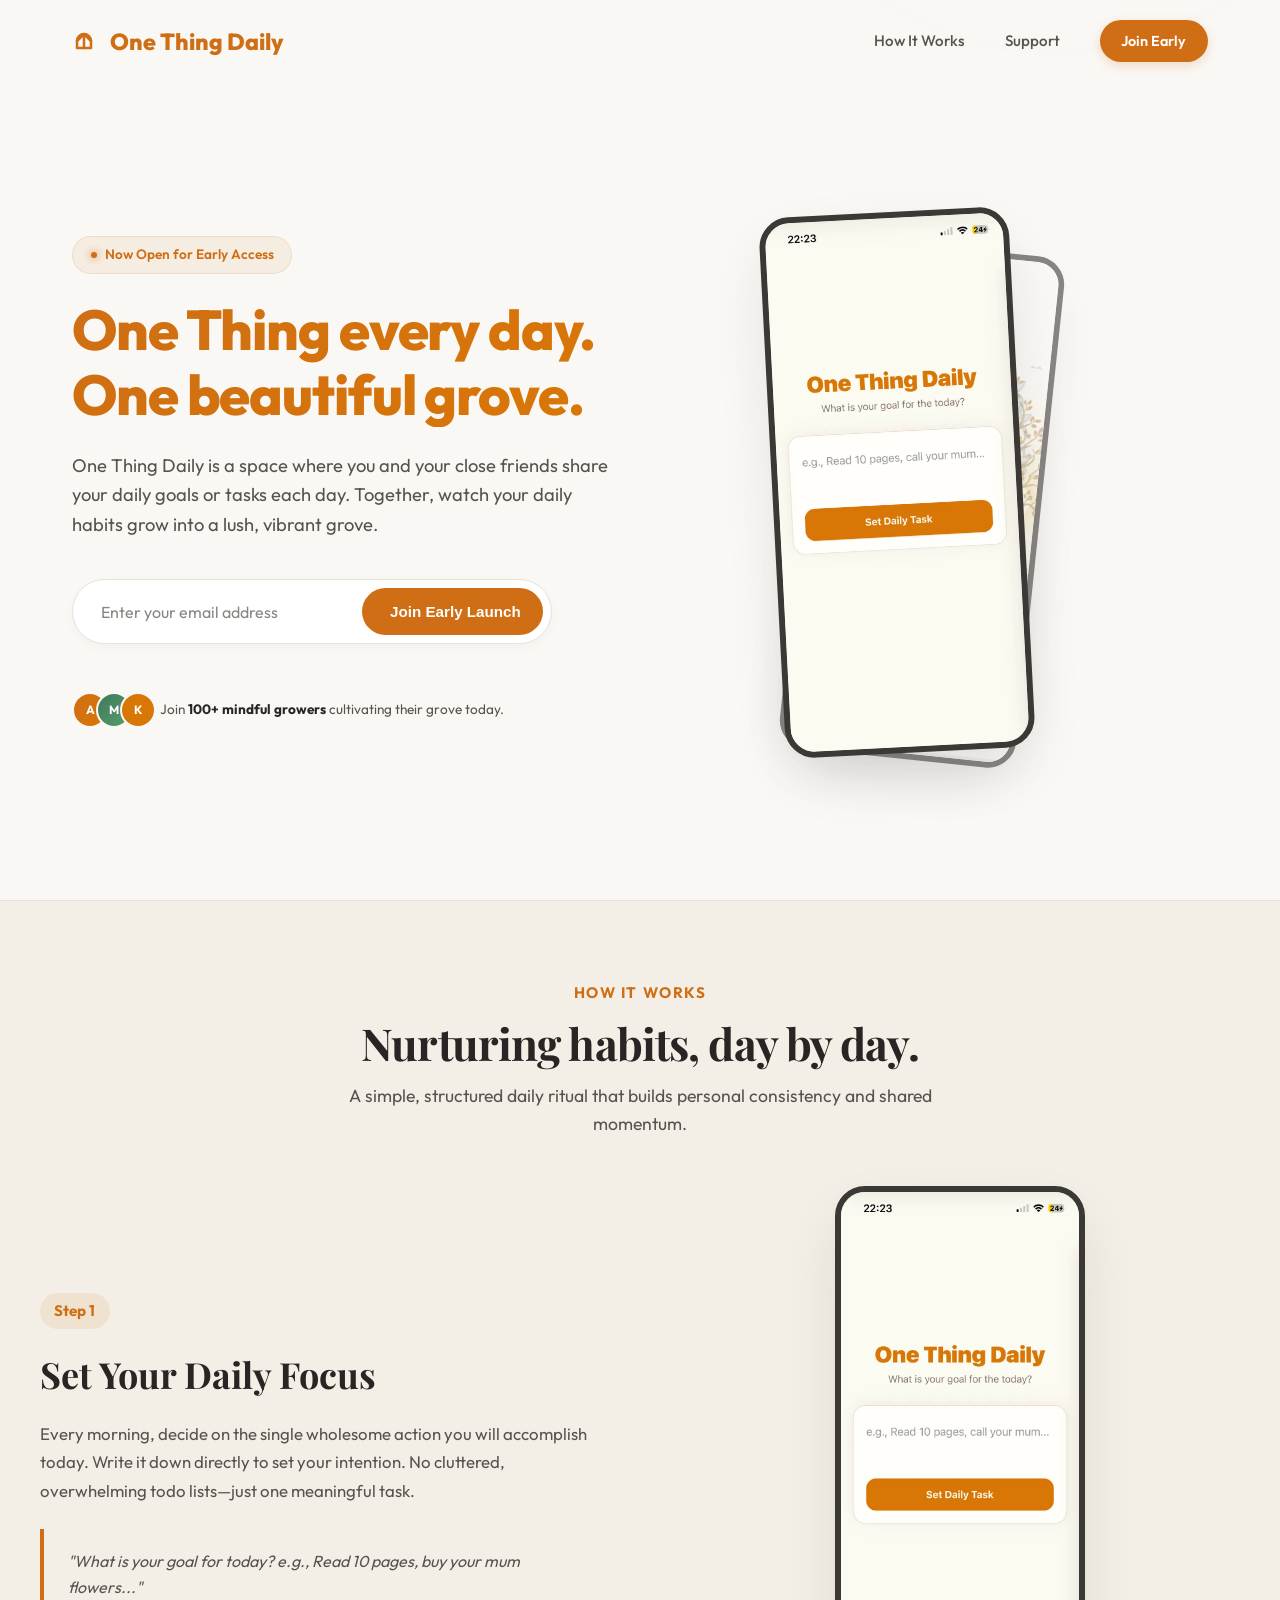
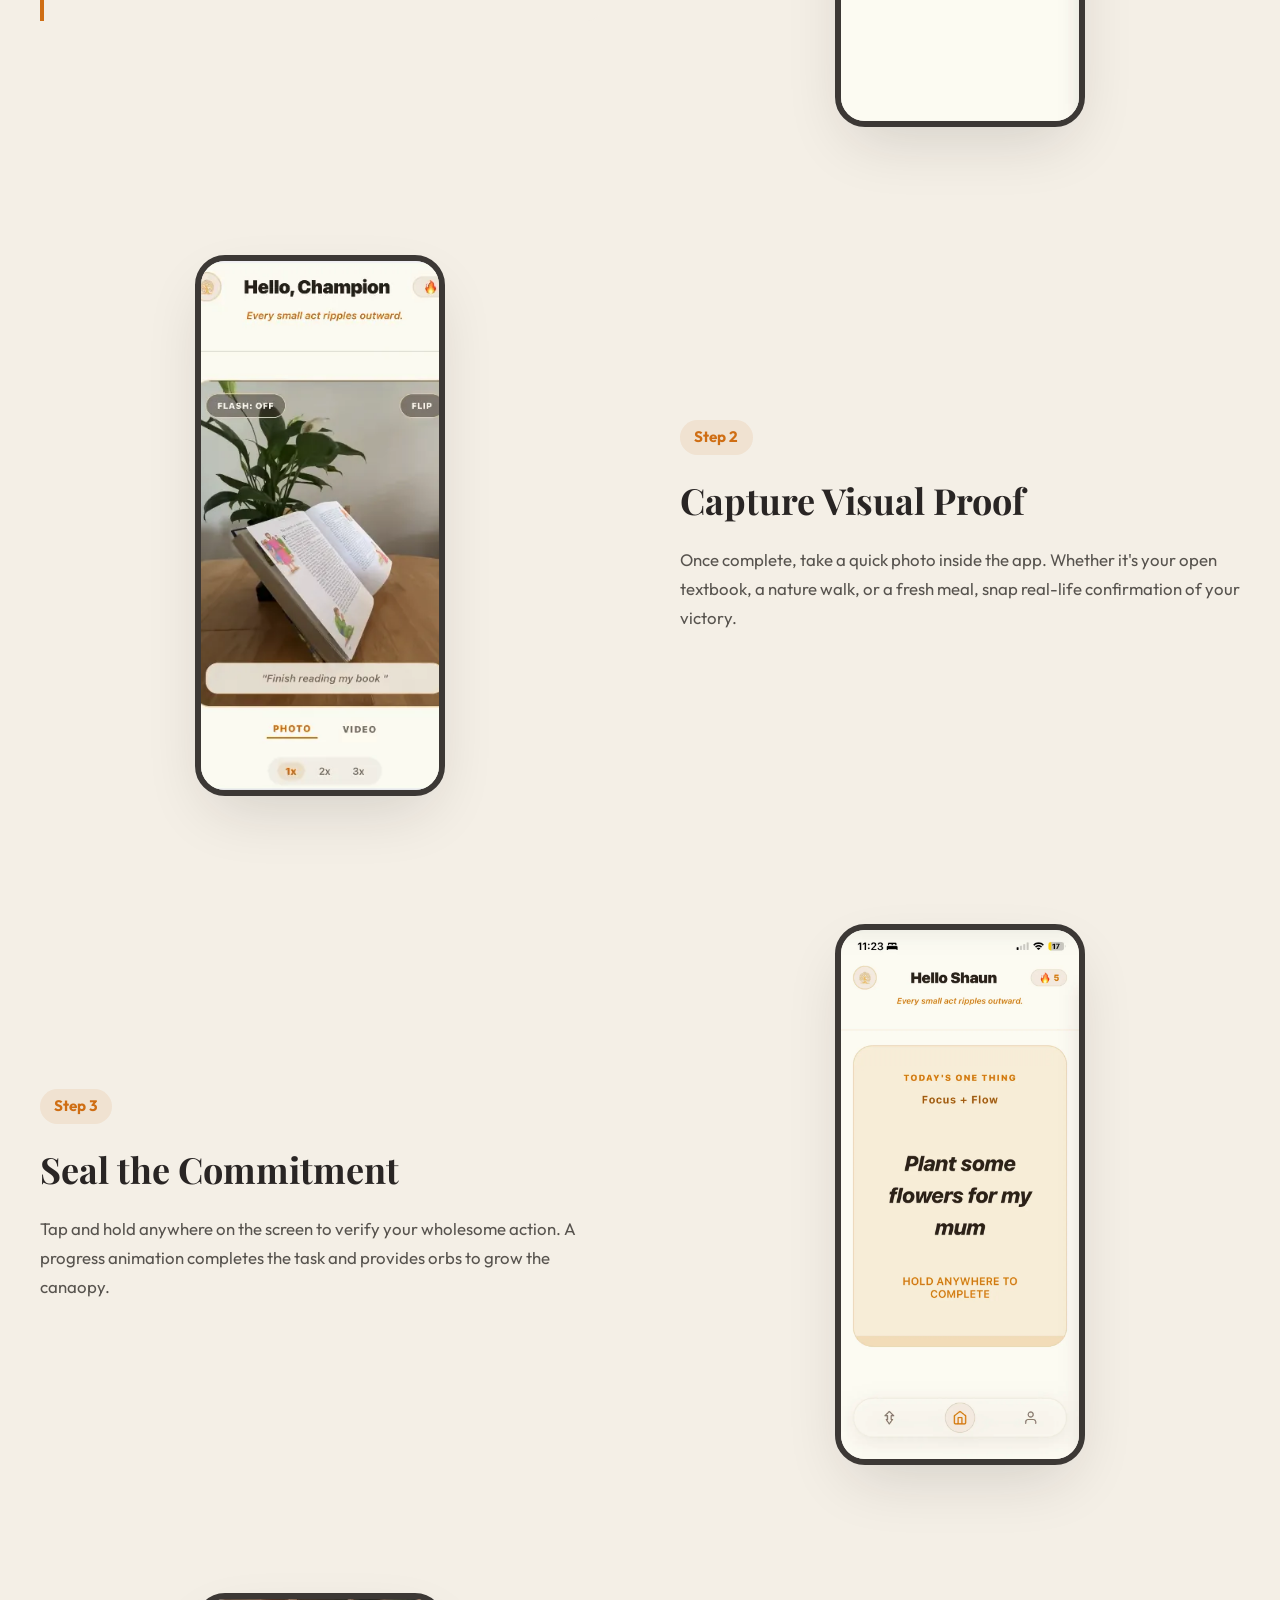
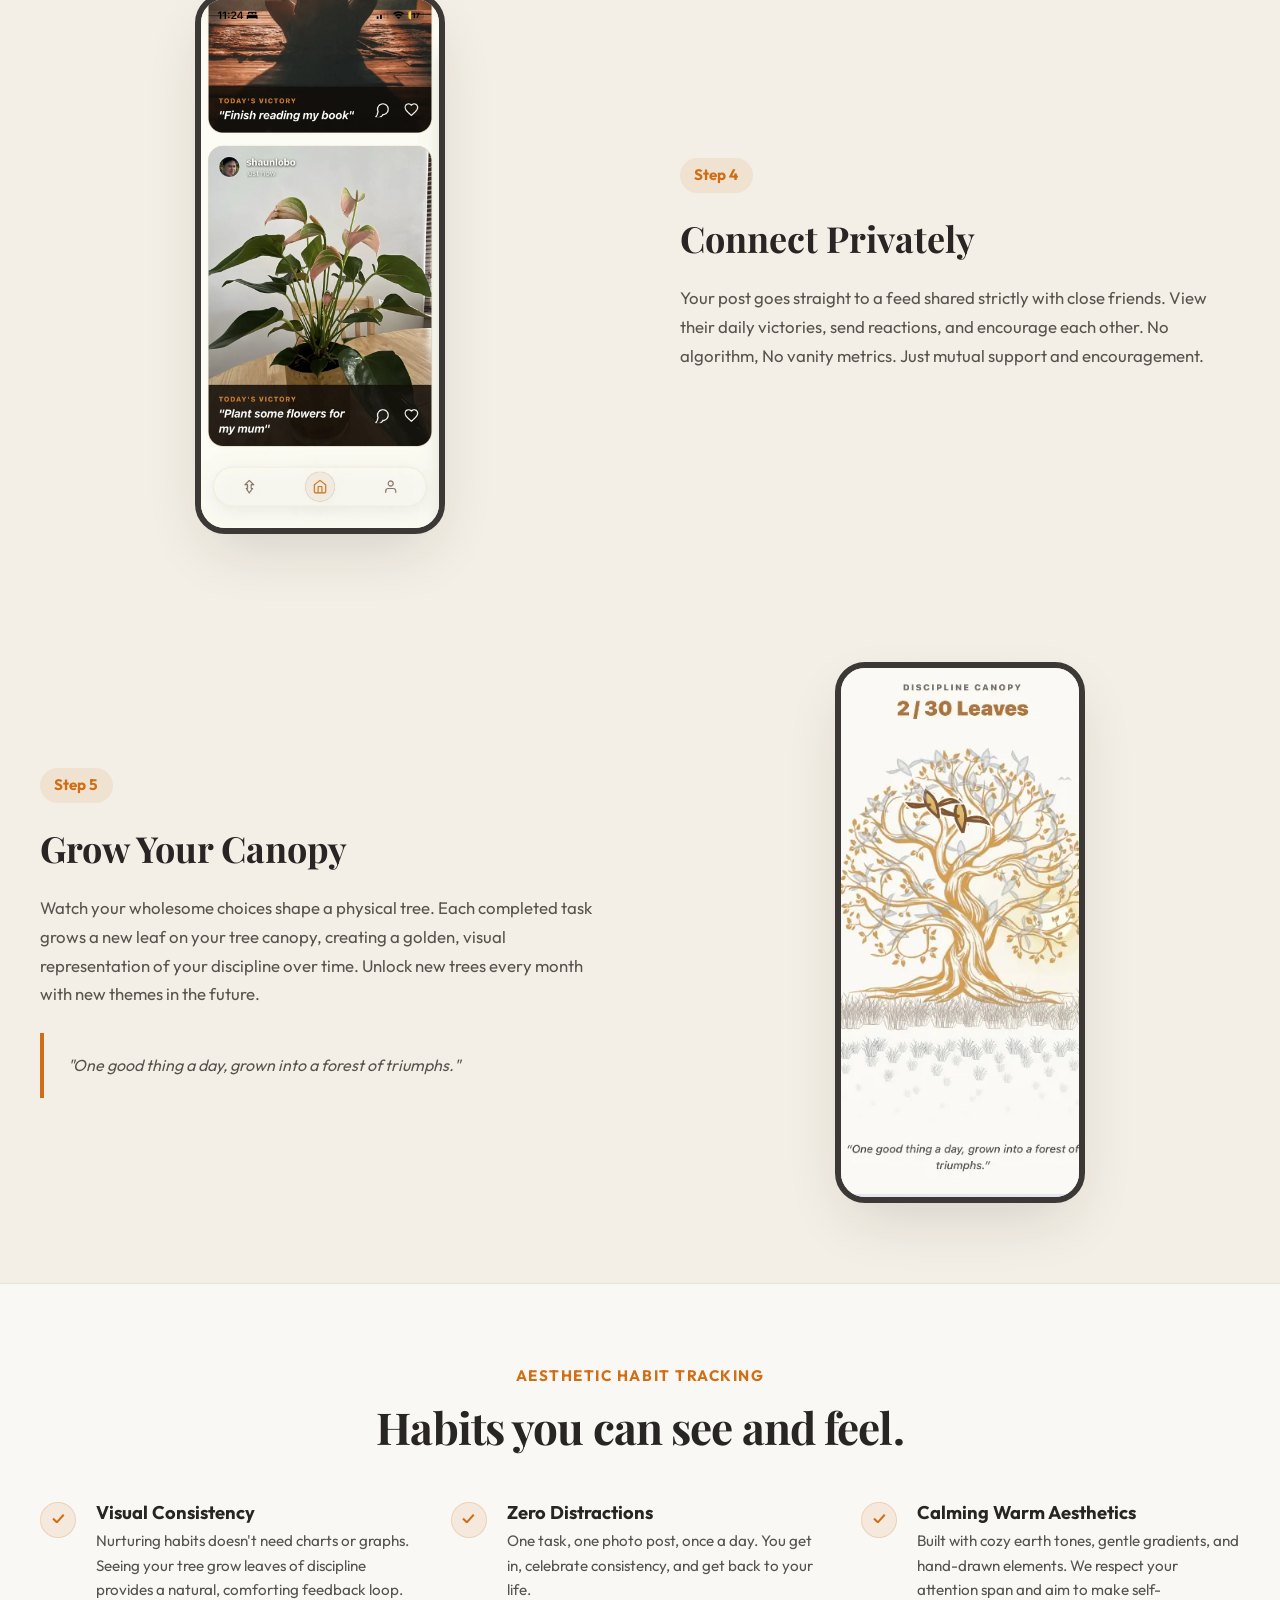
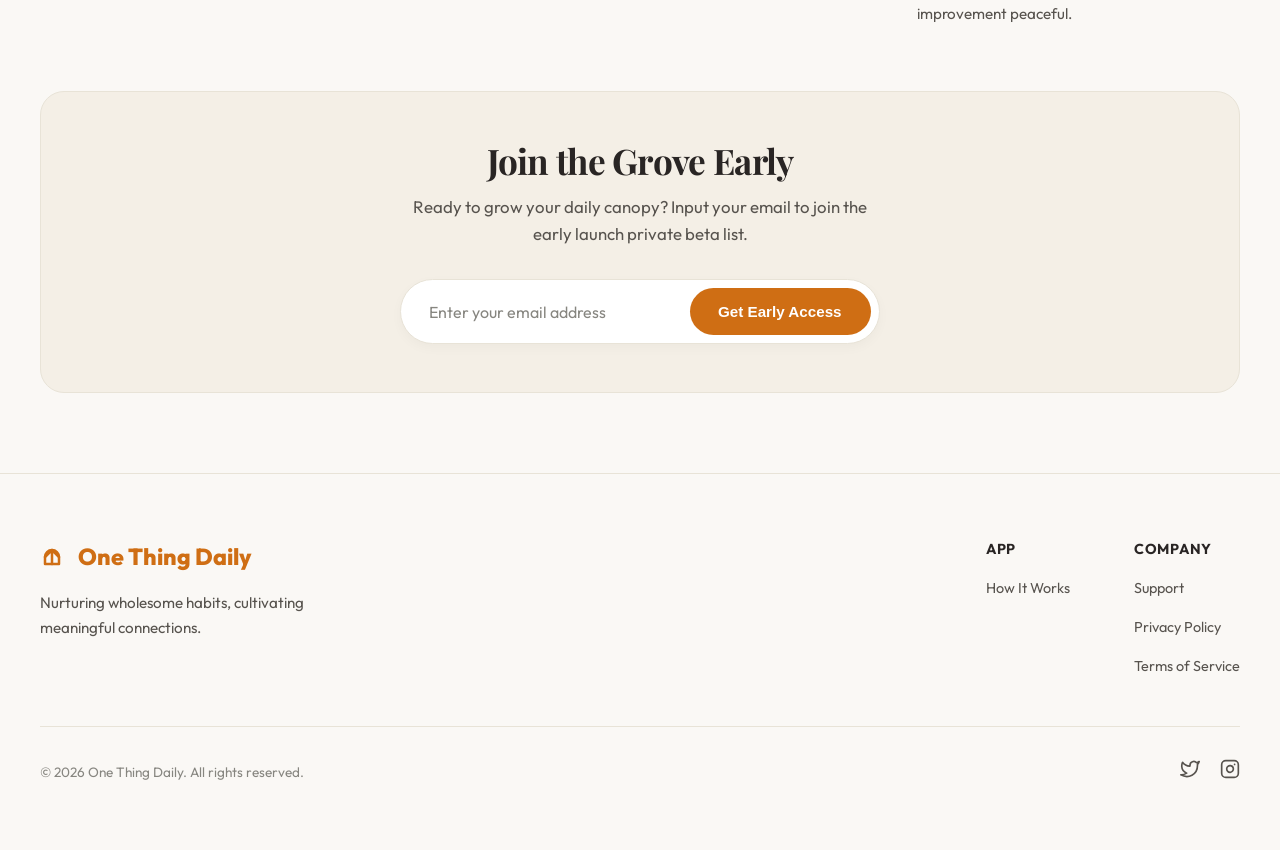
<file: index.html>
<!DOCTYPE html>
<html lang="en">

<head>
  <meta charset="UTF-8">
  <meta name="viewport" content="width=device-width, initial-scale=1.0">
  <title>One Thing Daily — Grow a digital canopy through daily wholesome habits</title>
  <meta name="description"
    content="A private social feed to share proof of doing one wholesome task a day. Build habits and grow a beautiful, hand-drawn tree canopy with close friends.">
  <link rel="preconnect" href="https://fonts.googleapis.com">
  <link rel="preconnect" href="https://fonts.gstatic.com" crossorigin>
  <link
    href="https://fonts.googleapis.com/css2?family=Outfit:wght@300;400;500;600;700;800&family=Playfair+Display:ital,wght@0,600;0,700;0,800;1,600&display=swap"
    rel="stylesheet">
  <link rel="preload" as="image" href="assets/first-screen.webp" fetchpriority="high">
  <link rel="stylesheet" href="style.css?v=4">
</head>

<body>

  <!-- Header -->
  <header class="header">
    <div class="nav-container">
      <a href="#" class="logo">
        <svg xmlns="http://www.w3.org/2000/svg" width="24" height="24" viewBox="0 0 24 24" fill="none"
          stroke="currentColor" stroke-width="2.5" stroke-linecap="round" stroke-linejoin="round"
          style="margin-right: 2px;">
          <path d="M12 19V5M5 12l7-7 7 7" />
          <path d="M12 5a7 7 0 0 1 7 7v7H5v-7a7 7 0 0 1 7-7z" />
        </svg>
        <span>One Thing Daily</span>
      </a>
      <nav class="nav-links">
        <a href="#how-it-works" class="nav-link">How It Works</a>
        <a href="support.html" class="nav-link">Support</a>
        <a href="#join" class="btn-nav">Join Early</a>
      </nav>
    </div>
  </header>

  <!-- Floating Join Early Button (Appears on Scroll) -->
  <a href="#join" class="btn-floating-join" id="floating-join-btn">Join Early</a>

  <main>
    <!-- Hero Section -->
    <section class="hero">
      <div class="hero-grid">
        <div class="hero-content">
          <div class="badge">
            <span class="badge-dot"></span>
            <span>Now Open for Early Access</span>
          </div>
          <h1 class="hero-title gradient-text">One Thing every day.<br>One beautiful grove.</h1>
          <p class="hero-description">
            One Thing Daily is a space where you and your close friends share your daily goals or tasks
            each day. Together, watch your daily habits grow into a lush, vibrant grove.
          </p>

          <div class="signup-form-container">
            <form class="signup-form" id="hero-signup-form">
              <input type="email" class="signup-input" placeholder="Enter your email address" required
                aria-label="Email Address">
              <button type="submit" class="btn-primary">
                <span>Join Early Launch</span>
                <svg xmlns="http://www.w3.org/2000/svg" width="18" height="18" viewBox="0 0 24 24" fill="none"
                  stroke="currentColor" stroke-width="2.5" stroke-linecap="round" stroke-linejoin="round">
                  <line x1="5" y1="12" x2="19" y2="12"></line>
                  <polyline points="12 5 19 12 12 19"></polyline>
                </svg>
              </button>
            </form>
            <div class="form-feedback" id="hero-form-feedback">
              ✓ Thanks for joining! We'll invite you to the private beta soon.
            </div>
          </div>

          <div class="hero-social-proof">
            <div class="avatars">
              <div class="avatar avatar-placeholder"
                style="background: linear-gradient(135deg, var(--color-primary), var(--color-accent-gold));">A</div>
              <div class="avatar avatar-placeholder"
                style="background: linear-gradient(135deg, var(--color-accent-green), #5c9c6f);">M</div>
              <div class="avatar avatar-placeholder"
                style="background: linear-gradient(135deg, var(--color-accent-gold), #d97706);">K</div>
            </div>
            <div class="proof-text">
              Join <strong>100+ mindful growers</strong> cultivating their grove today.
            </div>
          </div>
        </div>

        <div class="hero-media">
          <div class="hero-phone-container">
            <div class="phone-frame hero-phone-backdrop">
              <img src="assets/discipline-canopy.webp" alt="One Thing Daily Canopy Tree Screen" width="376"
                height="664" decoding="async">
            </div>
            <div class="phone-frame hero-phone-main">
              <img src="assets/first-screen.webp" alt="One Thing Daily Goal Setting Screen" width="780" height="1688"
                decoding="async" fetchpriority="high">
            </div>
          </div>
        </div>
      </div>
      <!-- Mobile scroll arrow -->
      <div class="hero-scroll-arrow" id="hero-scroll-arrow" aria-label="Scroll to steps">
        <svg xmlns="http://www.w3.org/2000/svg" width="28" height="28" viewBox="0 0 24 24" fill="none"
          stroke="currentColor" stroke-width="2" stroke-linecap="round" stroke-linejoin="round">
          <polyline points="6 9 12 15 18 9"></polyline>
        </svg>
      </div>
    </section>

    <!-- Inside the Grove (Step-by-Step Flow) -->
    <section id="how-it-works" class="section section-bg">
      <div class="section-container">
        <div class="section-header">
          <span class="section-subtitle">How it works</span>
          <h2 class="section-title">Nurturing habits, day by day.</h2>
          <p class="section-description">A simple, structured daily ritual that builds personal consistency and shared
            momentum.</p>
        </div>

        <div class="grid-showcase">
          <!-- Step 1 -->
          <div class="showcase-row">
            <div class="showcase-col-text">
              <span class="step-num">Step 1</span>
              <h3 class="showcase-heading">Set Your Daily Focus</h3>
              <p class="showcase-desc">
                Every morning, decide on the single wholesome action you will accomplish today. Write it down directly
                to set your intention. No cluttered, overwhelming todo lists—just one meaningful task.
              </p>
              <div class="showcase-accent-box">
                "What is your goal for today? e.g., Read 10 pages, buy your mum flowers..."
              </div>
            </div>
            <div class="showcase-col-image">
              <div class="phone-frame">
                <img src="assets/first-screen.webp" alt="Set Daily Task Goal Screen" width="780" height="1688"
                  loading="lazy" decoding="async">
              </div>
            </div>
          </div>

          <!-- Step 2 -->
          <div class="showcase-row reverse">
            <div class="showcase-col-text">
              <span class="step-num">Step 2</span>
              <h3 class="showcase-heading">Capture Visual Proof</h3>
              <p class="showcase-desc">
                Once complete, take a quick photo inside the app. Whether it's your open textbook, a nature walk, or a
                fresh meal, snap real-life confirmation of your victory.
              </p>
            </div>
            <div class="showcase-col-image">
              <div class="phone-frame">
                <img src="assets/capture-book.webp" alt="Capture Book Proof Screen" width="370" height="668"
                  loading="lazy" decoding="async">
              </div>
            </div>
          </div>

          <!-- Step 3 -->
          <div class="showcase-row">
            <div class="showcase-col-text">
              <span class="step-num">Step 3</span>
              <h3 class="showcase-heading">Seal the Commitment</h3>
              <p class="showcase-desc">
                Tap and hold anywhere on the screen to verify your wholesome action. A progress animation completes
                the task and provides orbs to grow the canaopy.
              </p>
            </div>
            <div class="showcase-col-image">
              <div class="phone-frame">
                <img src="assets/task-completion.webp" alt="Complete Task Holding Screen" width="780" height="1688"
                  loading="lazy" decoding="async">
              </div>
            </div>
          </div>

          <!-- Step 4 -->
          <div class="showcase-row reverse">
            <div class="showcase-col-text">
              <span class="step-num">Step 4</span>
              <h3 class="showcase-heading">Connect Privately</h3>
              <p class="showcase-desc">
                Your post goes straight to a feed shared strictly with close friends. View their daily victories, send
                reactions, and encourage each other. No algorithm, No vanity metrics. Just
                mutual support and encouragement.
              </p>
            </div>
            <div class="showcase-col-image">
              <div class="phone-frame">
                <img src="assets/feed-photo.webp" alt="Private Friends Feed Screen" width="780" height="1688"
                  loading="lazy" decoding="async">
              </div>
            </div>
          </div>

          <!-- Step 5 -->
          <div class="showcase-row">
            <div class="showcase-col-text">
              <span class="step-num">Step 5</span>
              <h3 class="showcase-heading">Grow Your Canopy</h3>
              <p class="showcase-desc">
                Watch your wholesome choices shape a physical tree. Each completed task grows a new leaf on your tree
                canopy, creating a golden, visual representation of your discipline over time. Unlock new trees every
                month with new themes in the future.
              </p>
              <div class="showcase-accent-box">
                "One good thing a day, grown into a forest of triumphs."
              </div>
            </div>
            <div class="showcase-col-image">
              <div class="phone-frame">
                <img src="assets/discipline-canopy.webp" alt="Discipline Canopy Tree Screen" width="376" height="664"
                  loading="lazy" decoding="async">
              </div>
            </div>
          </div>
        </div>
        <!-- Mobile carousel dots -->
        <div class="steps-dots" id="steps-dots"></div>
      </div>
    </section>

    <!-- Canopy Preview + CTA — combined section -->
    <section id="preview" class="section">
      <div class="section-container">
        <div class="section-header" style="text-align: center; margin-bottom: 3rem;">
          <span class="section-subtitle">Aesthetic Habit Tracking</span>
          <h2 class="section-title">Habits you can see and feel.</h2>
        </div>

        <div class="preview-bullets-grid">
          <div class="showcase-bullet">
            <div class="bullet-number">✓</div>
            <div class="bullet-content">
              <h4>Visual Consistency</h4>
              <p>Nurturing habits doesn't need charts or graphs. Seeing your tree grow leaves of discipline provides a
                natural, comforting feedback loop.</p>
            </div>
          </div>

          <div class="showcase-bullet">
            <div class="bullet-number">✓</div>
            <div class="bullet-content">
              <h4>Zero Distractions</h4>
              <p>One task, one photo post, once a day. You get in, celebrate
                consistency, and get back to your life.</p>
            </div>
          </div>

          <div class="showcase-bullet">
            <div class="bullet-number">✓</div>
            <div class="bullet-content">
              <h4>Calming Warm Aesthetics</h4>
              <p>Built with cozy earth tones, gentle gradients, and hand-drawn elements. We respect your attention
                span and aim to make self-improvement peaceful.</p>
            </div>
          </div>
        </div>

        <!-- Inline CTA -->
        <div id="join" class="cta-inline">
          <h2 class="section-title" style="font-size: 2.2rem; margin-bottom: 0.75rem;">Join the Grove Early</h2>
          <p class="section-description" style="font-size: 1.05rem; max-width: 480px; margin: 0 auto 2rem;">
            Ready to grow your daily canopy? Input your email to join the early launch private beta list.
          </p>
          <div class="signup-form-container">
            <form class="signup-form" id="cta-signup-form">
              <input type="email" class="signup-input" placeholder="Enter your email address" required
                aria-label="Email Address">
              <button type="submit" class="btn-primary">
                <span>Get Early Access</span>
                <svg xmlns="http://www.w3.org/2000/svg" width="18" height="18" viewBox="0 0 24 24" fill="none"
                  stroke="currentColor" stroke-width="2.5" stroke-linecap="round" stroke-linejoin="round">
                  <line x1="5" y1="12" x2="19" y2="12"></line>
                  <polyline points="12 5 19 12 12 19"></polyline>
                </svg>
              </button>
            </form>
            <div class="form-feedback" id="cta-form-feedback">
              ✓ Welcome aboard! You're on the early list.
            </div>
          </div>
        </div>
      </div>
    </section>
  </main>

  <!-- Footer -->
  <footer class="footer">
    <div class="footer-container">
      <div class="footer-top">
        <div class="footer-brand">
          <a href="#" class="logo">
            <svg xmlns="http://www.w3.org/2000/svg" width="24" height="24" viewBox="0 0 24 24" fill="none"
              stroke="currentColor" stroke-width="2.5" stroke-linecap="round" stroke-linejoin="round"
              style="margin-right: 2px;">
              <path d="M12 19V5M5 12l7-7 7 7" />
              <path d="M12 5a7 7 0 0 1 7 7v7H5v-7a7 7 0 0 1 7-7z" />
            </svg>
            <span>One Thing Daily</span>
          </a>
          <p class="footer-tagline">Nurturing wholesome habits, cultivating meaningful connections.</p>
        </div>

        <div class="footer-nav">
          <div class="footer-links-col">
            <span class="footer-col-title">App</span>
            <a href="#how-it-works" class="footer-link">How It Works</a>
          </div>
          <div class="footer-links-col">
            <span class="footer-col-title">Company</span>
            <a href="support.html" class="footer-link">Support</a>
            <a href="privacy.html" class="footer-link">Privacy Policy</a>
            <a href="#" class="footer-link">Terms of Service</a>
          </div>
        </div>
      </div>

      <div class="footer-bottom">
        <span>&copy; 2026 One Thing Daily. All rights reserved.</span>
        <div class="footer-socials">
          <a href="#" class="social-icon" aria-label="Twitter">
            <svg xmlns="http://www.w3.org/2000/svg" width="20" height="20" viewBox="0 0 24 24" fill="none"
              stroke="currentColor" stroke-width="2" stroke-linecap="round" stroke-linejoin="round">
              <path
                d="M23 3a10.9 10.9 0 0 1-3.14 1.53 4.48 4.48 0 0 0-7.86 3v1A10.66 10.66 0 0 1 3 4s-4 9 5 13a11.64 11.64 0 0 1-7 2c9 5 20 0 20-11.5a4.5 4.5 0 0 0-.08-.83A7.72 7.72 0 0 0 23 3z">
              </path>
            </svg>
          </a>
          <a href="#" class="social-icon" aria-label="Instagram">
            <svg xmlns="http://www.w3.org/2000/svg" width="20" height="20" viewBox="0 0 24 24" fill="none"
              stroke="currentColor" stroke-width="2" stroke-linecap="round" stroke-linejoin="round">
              <rect x="2" y="2" width="20" height="20" rx="5" ry="5"></rect>
              <path d="M16 11.37A4 4 0 1 1 12.63 8 4 4 0 0 1 16 11.37z"></path>
              <line x1="17.5" y1="6.5" x2="17.51" y2="6.5"></line>
            </svg>
          </a>
        </div>
      </div>
    </div>
  </footer>

  <!-- Interactive JavaScript -->
  <script>
    document.addEventListener('DOMContentLoaded', () => {

      // --- Handle Signup Forms ---
      const setupForm = (formId, feedbackId) => {
        const form = document.getElementById(formId);
        const feedback = document.getElementById(feedbackId);

        // ─── REPLACE THIS URL after deploying your Google Apps Script ───
        const SHEET_URL = 'https://script.google.com/macros/s/AKfycbxtCf5w4yiGoLZMQnaOVyADJSii2kUGokW6PbsSyrC-W0SF4MMrDN9voVi9pQZrz_Ztcg/exec';

        if (form && feedback) {
          form.addEventListener('submit', async (e) => {
            e.preventDefault();
            const button = form.querySelector('button');
            const email = form.querySelector('input[type="email"]').value.trim();

            button.disabled = true;
            button.style.opacity = '0.7';
            button.querySelector('span').innerText = 'Sending...';

            try {
              const formData = new FormData();
              formData.append('email', email);

              // no-cors: response unreadable but the request reaches Apps Script
              await fetch(SHEET_URL, {
                method: 'POST',
                mode: 'no-cors',
                body: formData
              });
            } catch (_) {
              // network errors still show success — Apps Script received the data
            }

            form.style.display = 'none';
            feedback.innerHTML = "✓ Thank you for signing up! You're on the early list.";
            feedback.classList.add('success');
          });
        }
      };

      setupForm('hero-signup-form', 'hero-form-feedback');
      setupForm('cta-signup-form', 'cta-form-feedback');

      // --- Smooth Scrolling for Nav anchor links ---
      document.querySelectorAll('a[href="#"]').forEach(anchor => {
        anchor.addEventListener('click', e => e.preventDefault());
      });

      // Nav links — same smooth RAF scroll
      document.querySelectorAll('a[href^="#"]:not([href="#"])').forEach(anchor => {
        anchor.addEventListener('click', function (e) {
          e.preventDefault();
          const target = document.querySelector(this.getAttribute('href'));
          if (!target) return;
          const elTop = target.getBoundingClientRect().top + window.pageYOffset;
          const headerH = document.querySelector('.header').offsetHeight;
          let targetScrollTop;

          if (this.getAttribute('href') === '#how-it-works') {
            // Scroll to the top of the section so we see the title and Step 1
            targetScrollTop = Math.max(0, elTop - headerH + 20);
          } else {
            // Center in viewport for other sections
            const elCenter = elTop + target.offsetHeight / 2;
            targetScrollTop = Math.max(0, elCenter - window.innerHeight / 2);
          }
          smoothScrollTo(targetScrollTop, 700);
        });
      });

      // =====================================================
      // Apple-style snap scroll — intercept wheel & touch
      // =====================================================
      function buildSnapTargets() {
        const rows = Array.from(document.querySelectorAll('.showcase-row'));
        return [
          document.querySelector('.hero'),
          ...rows,                                 // Step 1, 2, 3, 4, 5 individually
          document.querySelector('#preview'),
          document.querySelector('#join')
        ].filter(Boolean);
      }

      let snapIndex = 0;
      let snapping = false;

      // Custom smooth scroll using requestAnimationFrame (easeInOutCubic)
      function smoothScrollTo(targetY, duration) {
        const startY = window.pageYOffset;
        const distance = targetY - startY;
        let startTime = null;

        function easeInOutCubic(t) {
          return t < 0.5 ? 4 * t * t * t : 1 - Math.pow(-2 * t + 2, 3) / 2;
        }

        function step(timestamp) {
          if (!startTime) startTime = timestamp;
          const elapsed = timestamp - startTime;
          const progress = Math.min(elapsed / duration, 1);
          window.scrollTo(0, startY + distance * easeInOutCubic(progress));
          if (progress < 1) {
            requestAnimationFrame(step);
          } else {
            snapping = false;
          }
        }

        requestAnimationFrame(step);
      }

      function snapToIndex(idx) {
        const targets = buildSnapTargets();
        idx = Math.max(0, Math.min(targets.length - 1, idx));
        snapIndex = idx;
        snapping = true;

        const el = targets[idx];
        const elTop = el.getBoundingClientRect().top + window.pageYOffset;
        let targetScrollTop;

        // Check if the current element is the FIRST showcase row (Step 1)
        const firstRow = document.querySelector('.showcase-row');
        if (el === firstRow) {
          // Top-align to the parent container (#how-it-works) so both section header and Step 1 are in view
          const parentSection = document.querySelector('#how-it-works');
          const parentTop = parentSection.getBoundingClientRect().top + window.pageYOffset;
          const headerH = document.querySelector('.header').offsetHeight;
          targetScrollTop = Math.max(0, parentTop - headerH + 20);
        } else {
          // Center all other targets in the viewport
          const elCenter = elTop + el.offsetHeight / 2;
          targetScrollTop = Math.max(0, elCenter - window.innerHeight / 2);
        }

        smoothScrollTo(targetScrollTop, 700);
      }

      function nearestSnapIndex() {
        const targets = buildSnapTargets();
        const viewMid = window.pageYOffset + window.innerHeight / 2;
        let best = 0, bestDist = Infinity;
        targets.forEach((el, i) => {
          const elMid = el.getBoundingClientRect().top + window.pageYOffset + el.offsetHeight / 2;
          const dist = Math.abs(viewMid - elMid);
          if (dist < bestDist) { bestDist = dist; best = i; }
        });
        return best;
      }

      // ── Desktop only: wheel snap intercept ──
      if (window.innerWidth > 768) {
        // Wheel — intercept and snap
        window.addEventListener('wheel', (e) => {
          e.preventDefault();
          if (snapping) return;
          snapIndex = nearestSnapIndex();
          snapToIndex(snapIndex + (e.deltaY > 0 ? 1 : -1));
        }, { passive: false });

        // Touch vertical snap (desktop/tablet)
        let touchStartY = 0;
        window.addEventListener('touchstart', (e) => {
          touchStartY = e.touches[0].clientY;
        }, { passive: true });

        window.addEventListener('touchend', (e) => {
          if (snapping) return;
          const dy = touchStartY - e.changedTouches[0].clientY;
          if (Math.abs(dy) < 40) return;
          snapIndex = nearestSnapIndex();
          snapToIndex(snapIndex + (dy > 0 ? 1 : -1));
        }, { passive: true });
      }

      // ── Scroll listener to toggle floating button ──
      const floatingJoinBtn = document.getElementById('floating-join-btn');
      if (floatingJoinBtn) {
        window.addEventListener('scroll', () => {
          if (window.scrollY > 150) {
            floatingJoinBtn.classList.add('visible');
          } else {
            floatingJoinBtn.classList.remove('visible');
          }
        }, { passive: true });
      }

      // ── Mobile only: arrow + carousel dots ──
      if (window.innerWidth <= 768) {

        // Scroll arrow → smooth scroll to steps
        const arrow = document.getElementById('hero-scroll-arrow');
        if (arrow) {
          arrow.addEventListener('click', () => {
            const steps = document.getElementById('how-it-works');
            if (steps) {
              const top = steps.getBoundingClientRect().top + window.pageYOffset - 10;
              smoothScrollTo(top, 600);
            }
          });
        }

        // Build carousel dots
        const carousel = document.querySelector('.grid-showcase');
        const dotsContainer = document.getElementById('steps-dots');
        const slides = document.querySelectorAll('.showcase-row');

        if (carousel && dotsContainer && slides.length) {
          // Create one dot per step
          slides.forEach((_, i) => {
            const dot = document.createElement('button');
            dot.className = 'steps-dot' + (i === 0 ? ' active' : '');
            dot.setAttribute('aria-label', 'Go to step ' + (i + 1));
            dot.addEventListener('click', () => {
              slides[i].scrollIntoView({ behavior: 'smooth', block: 'nearest', inline: 'center' });
            });
            dotsContainer.appendChild(dot);
          });

          // Update active dot on scroll by finding the slide closest to the center
          carousel.addEventListener('scroll', () => {
            const carouselRect = carousel.getBoundingClientRect();
            const carouselMid = carouselRect.left + carouselRect.width / 2;
            let activeIdx = 0;
            let minDistance = Infinity;

            slides.forEach((slide, idx) => {
              const slideRect = slide.getBoundingClientRect();
              const slideMid = slideRect.left + slideRect.width / 2;
              const dist = Math.abs(carouselMid - slideMid);
              if (dist < minDistance) {
                minDistance = dist;
                activeIdx = idx;
              }
            });

            dotsContainer.querySelectorAll('.steps-dot').forEach((dot, i) => {
              dot.classList.toggle('active', i === activeIdx);
            });
          }, { passive: true });
        }
      }
    });
  </script>
</body>

</html>
</file>
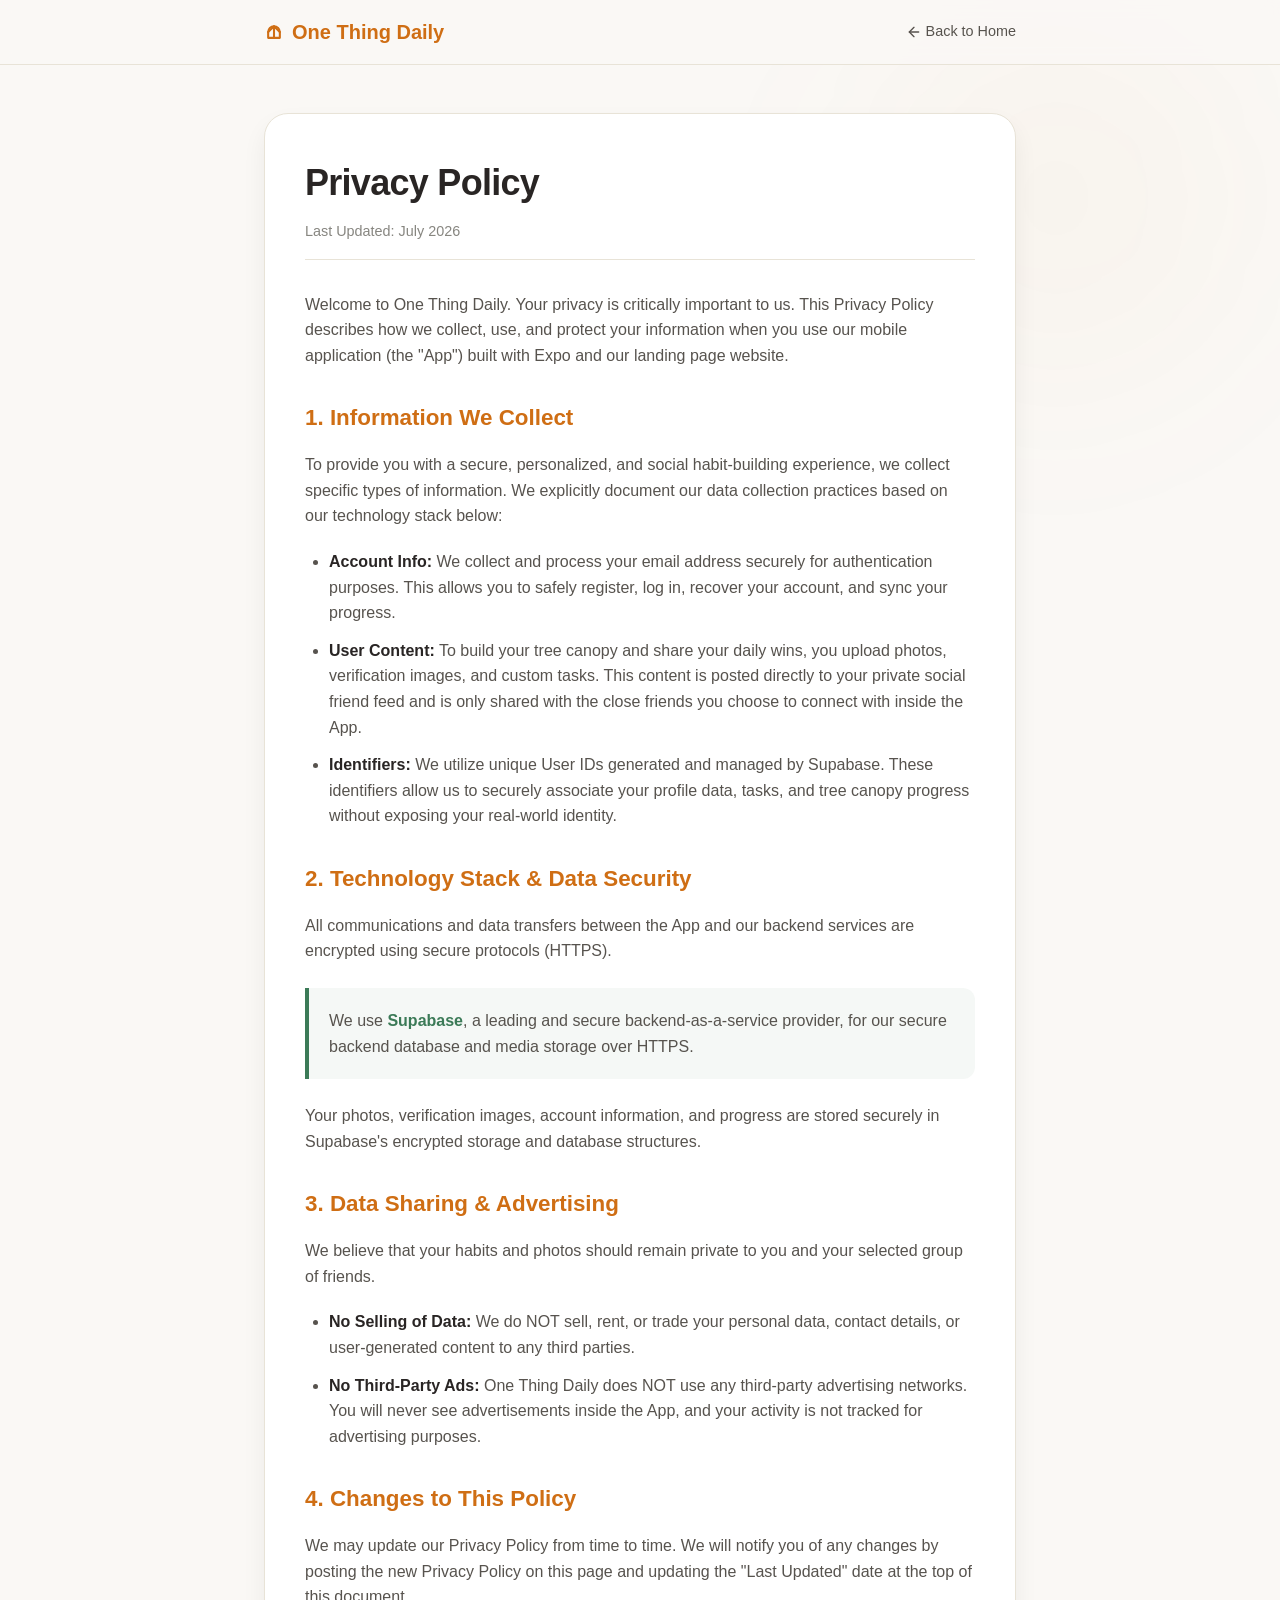
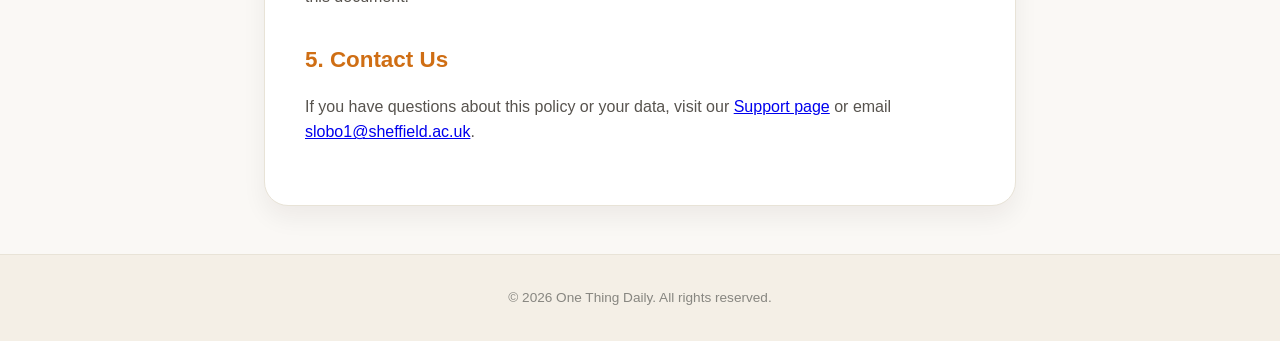
<file: privacy.html>
<!DOCTYPE html>
<html lang="en">
<head>
  <meta charset="UTF-8">
  <meta name="viewport" content="width=device-width, initial-scale=1.0">
  <title>Privacy Policy — One Thing Daily</title>
  <meta name="description" content="Privacy Policy for One Thing Daily iOS app. Understand how we collect, use, and secure your data.">
  <style>
    :root {
      --color-bg: #FAF8F5;
      --color-bg-secondary: #F4EFE6;
      --color-card-bg: #FFFFFF;
      --color-primary: #CF6E14;
      --color-primary-hover: #B25A0C;
      --color-accent-green: #3B7A57;
      --color-border: #E8E3D7;
      --color-text-main: #292524;
      --color-text-secondary: #57534E;
      --color-text-muted: #878680;
      
      --shadow-sm: 0 4px 12px rgba(28, 25, 23, 0.03);
      --shadow-md: 0 12px 24px rgba(28, 25, 23, 0.06);
    }

    * {
      box-sizing: border-box;
      margin: 0;
      padding: 0;
    }

    body {
      background-color: var(--color-bg);
      color: var(--color-text-main);
      font-family: -apple-system, BlinkMacSystemFont, "Segoe UI", Roboto, Helvetica, Arial, sans-serif;
      line-height: 1.6;
      min-height: 100vh;
      display: flex;
      flex-direction: column;
    }

    /* Ambient glows */
    body::before {
      content: '';
      position: absolute;
      top: -10%;
      right: -5%;
      width: 45vw;
      height: 45vw;
      background: radial-gradient(circle, rgba(207, 110, 20, 0.04) 0%, rgba(250,248,245,0) 70%);
      z-index: -1;
      pointer-events: none;
      filter: blur(80px);
    }

    /* Header */
    header {
      border-bottom: 1px solid var(--color-border);
      background-color: rgba(250, 248, 245, 0.8);
      backdrop-filter: blur(8px);
      position: sticky;
      top: 0;
      z-index: 100;
    }

    .nav-container {
      max-width: 800px;
      margin: 0 auto;
      padding: 1rem 1.5rem;
      display: flex;
      justify-content: space-between;
      align-items: center;
    }

    .logo {
      display: flex;
      align-items: center;
      gap: 0.5rem;
      font-size: 1.25rem;
      font-weight: 800;
      text-decoration: none;
      color: var(--color-primary);
    }

    .logo svg {
      color: var(--color-primary);
    }

    .btn-back {
      color: var(--color-text-secondary);
      text-decoration: none;
      font-weight: 500;
      font-size: 0.9rem;
      transition: color 0.2s ease;
      display: flex;
      align-items: center;
      gap: 0.25rem;
    }

    .btn-back:hover {
      color: var(--color-primary);
    }

    /* Main Content */
    main {
      flex: 1;
      max-width: 800px;
      margin: 0 auto;
      padding: 3rem 1.5rem;
      width: 100%;
    }

    .policy-card {
      background-color: var(--color-card-bg);
      border: 1px solid var(--color-border);
      border-radius: 24px;
      padding: 2.5rem;
      box-shadow: var(--shadow-md);
    }

    h1 {
      font-size: 2.25rem;
      font-weight: 800;
      color: var(--color-text-main);
      margin-bottom: 0.5rem;
      letter-spacing: -0.02em;
    }

    .last-updated {
      color: var(--color-text-muted);
      font-size: 0.9rem;
      margin-bottom: 2rem;
      border-bottom: 1px solid var(--color-border);
      padding-bottom: 1rem;
    }

    h2 {
      font-size: 1.4rem;
      color: var(--color-primary);
      margin-top: 2rem;
      margin-bottom: 1rem;
      font-weight: 700;
      display: flex;
      align-items: center;
      gap: 0.5rem;
    }

    p {
      color: var(--color-text-secondary);
      margin-bottom: 1.25rem;
      font-size: 1rem;
    }

    ul {
      margin-left: 1.5rem;
      margin-bottom: 1.5rem;
      color: var(--color-text-secondary);
    }

    li {
      margin-bottom: 0.75rem;
    }

    li strong {
      color: var(--color-text-main);
    }

    .highlight-box {
      background-color: rgba(59, 122, 87, 0.05);
      border-left: 4px solid var(--color-accent-green);
      padding: 1.25rem;
      border-radius: 0 12px 12px 0;
      margin: 1.5rem 0;
    }

    .highlight-box p {
      margin-bottom: 0;
      color: var(--color-text-secondary);
      font-weight: 500;
    }

    .highlight-box strong {
      color: var(--color-accent-green);
    }

    /* Footer */
    footer {
      border-top: 1px solid var(--color-border);
      padding: 2rem 1.5rem;
      text-align: center;
      background-color: var(--color-bg-secondary);
    }

    footer p {
      font-size: 0.85rem;
      color: var(--color-text-muted);
      margin-bottom: 0;
    }

    @media (max-width: 600px) {
      main {
        padding: 1.5rem 1rem;
      }
      .policy-card {
        padding: 1.5rem;
        border-radius: 16px;
      }
      h1 {
        font-size: 1.75rem;
      }
      h2 {
        font-size: 1.2rem;
      }
    }
  </style>
</head>
<body>

  <!-- Header -->
  <header>
    <div class="nav-container">
      <a href="index.html" class="logo">
        <svg xmlns="http://www.w3.org/2000/svg" width="20" height="20" viewBox="0 0 24 24" fill="none"
          stroke="currentColor" stroke-width="2.5" stroke-linecap="round" stroke-linejoin="round">
          <path d="M12 19V5M5 12l7-7 7 7" />
          <path d="M12 5a7 7 0 0 1 7 7v7H5v-7a7 7 0 0 1 7-7z" />
        </svg>
        <span>One Thing Daily</span>
      </a>
      <a href="index.html" class="btn-back">
        <svg xmlns="http://www.w3.org/2000/svg" width="16" height="16" viewBox="0 0 24 24" fill="none" 
          stroke="currentColor" stroke-width="2" stroke-linecap="round" stroke-linejoin="round">
          <line x1="19" y1="12" x2="5" y2="12"></line>
          <polyline points="12 19 5 12 12 5"></polyline>
        </svg>
        Back to Home
      </a>
    </div>
  </header>

  <!-- Main content -->
  <main>
    <article class="policy-card">
      <h1>Privacy Policy</h1>
      <div class="last-updated">Last Updated: July 2026</div>

      <p>
        Welcome to One Thing Daily. Your privacy is critically important to us. This Privacy Policy describes how we collect, use, and protect your information when you use our mobile application (the "App") built with Expo and our landing page website.
      </p>

      <h2>1. Information We Collect</h2>
      <p>
        To provide you with a secure, personalized, and social habit-building experience, we collect specific types of information. We explicitly document our data collection practices based on our technology stack below:
      </p>
      <ul>
        <li>
          <strong>Account Info:</strong> We collect and process your email address securely for authentication purposes. This allows you to safely register, log in, recover your account, and sync your progress.
        </li>
        <li>
          <strong>User Content:</strong> To build your tree canopy and share your daily wins, you upload photos, verification images, and custom tasks. This content is posted directly to your private social friend feed and is only shared with the close friends you choose to connect with inside the App.
        </li>
        <li>
          <strong>Identifiers:</strong> We utilize unique User IDs generated and managed by Supabase. These identifiers allow us to securely associate your profile data, tasks, and tree canopy progress without exposing your real-world identity.
        </li>
      </ul>

      <h2>2. Technology Stack & Data Security</h2>
      <p>
        All communications and data transfers between the App and our backend services are encrypted using secure protocols (HTTPS). 
      </p>
      <div class="highlight-box">
        <p>
          We use <strong>Supabase</strong>, a leading and secure backend-as-a-service provider, for our secure backend database and media storage over HTTPS.
        </p>
      </div>
      <p>
        Your photos, verification images, account information, and progress are stored securely in Supabase's encrypted storage and database structures.
      </p>

      <h2>3. Data Sharing & Advertising</h2>
      <p>
        We believe that your habits and photos should remain private to you and your selected group of friends. 
      </p>
      <ul>
        <li>
          <strong>No Selling of Data:</strong> We do NOT sell, rent, or trade your personal data, contact details, or user-generated content to any third parties.
        </li>
        <li>
          <strong>No Third-Party Ads:</strong> One Thing Daily does NOT use any third-party advertising networks. You will never see advertisements inside the App, and your activity is not tracked for advertising purposes.
        </li>
      </ul>

      <h2>4. Changes to This Policy</h2>
      <p>
        We may update our Privacy Policy from time to time. We will notify you of any changes by posting the new Privacy Policy on this page and updating the "Last Updated" date at the top of this document.
      </p>

      <h2>5. Contact Us</h2>
      <p>
        If you have questions about this policy or your data, visit our <a href="support.html">Support page</a> or email <a href="mailto:slobo1@sheffield.ac.uk">slobo1@sheffield.ac.uk</a>.
      </p>
    </article>
  </main>

  <!-- Footer -->
  <footer>
    <div class="section-container">
      <p>&copy; 2026 One Thing Daily. All rights reserved.</p>
    </div>
  </footer>

</body>
</html>
</file>
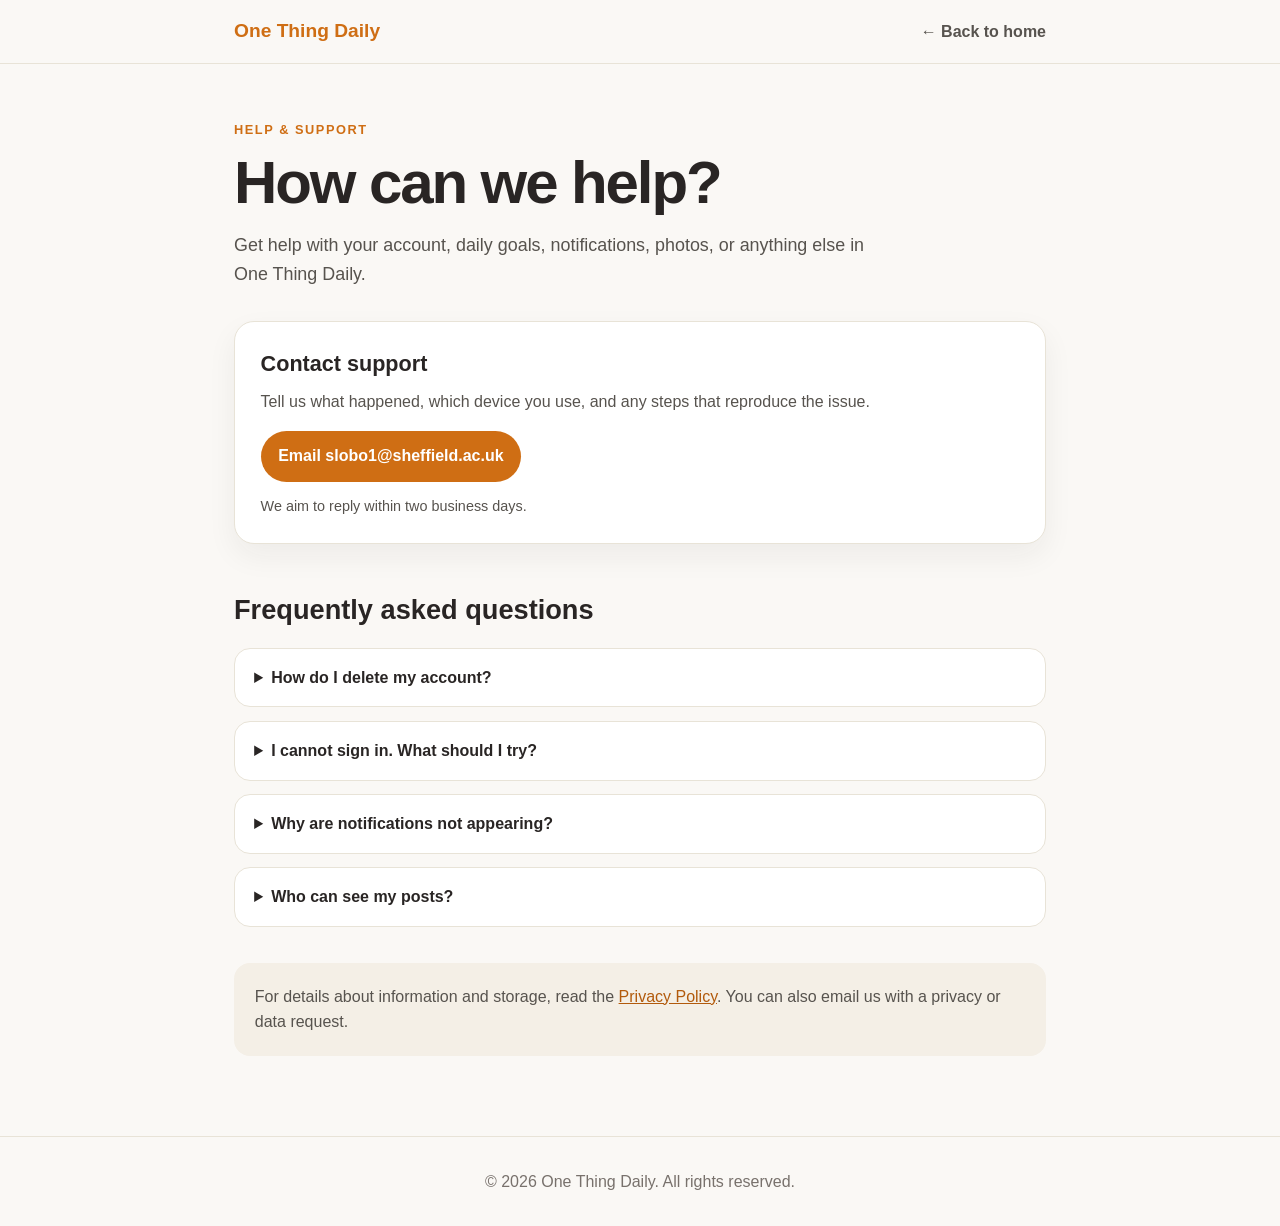
<file: support.html>
<!DOCTYPE html>
<html lang="en">
<head>
  <meta charset="UTF-8">
  <meta name="viewport" content="width=device-width, initial-scale=1.0">
  <title>Support — One Thing Daily</title>
  <meta name="description" content="Get help with One Thing Daily, contact support, and find account and privacy information.">
  <style>
    :root {
      --bg: #faf8f5; --surface: #fff; --soft: #f4efe6; --border: #e8e3d7;
      --primary: #cf6e14; --primary-dark: #b25a0c; --text: #292524;
      --secondary: #57534e; --muted: #78716c; --green: #3b7a57;
    }
    * { box-sizing: border-box; margin: 0; padding: 0; }
    body { min-height: 100vh; background: var(--bg); color: var(--text); font-family: -apple-system, BlinkMacSystemFont, "Segoe UI", sans-serif; line-height: 1.6; }
    header { border-bottom: 1px solid var(--border); background: rgba(250,248,245,.94); position: sticky; top: 0; }
    nav { max-width: 860px; margin: auto; padding: 1rem 1.5rem; display: flex; align-items: center; justify-content: space-between; gap: 1rem; }
    .logo { color: var(--primary); font-weight: 800; font-size: 1.2rem; text-decoration: none; }
    .back { color: var(--secondary); font-weight: 600; text-decoration: none; }
    main { max-width: 860px; margin: auto; padding: 3.5rem 1.5rem 5rem; }
    .eyebrow { color: var(--primary); font-size: .8rem; font-weight: 800; letter-spacing: .12em; text-transform: uppercase; }
    h1 { font-size: clamp(2.25rem, 7vw, 3.75rem); line-height: 1.08; margin: .65rem 0 1rem; letter-spacing: -.035em; }
    .intro { color: var(--secondary); font-size: 1.12rem; max-width: 650px; }
    .contact { margin: 2rem 0 2.75rem; padding: 1.6rem; background: var(--surface); border: 1px solid var(--border); border-radius: 20px; box-shadow: 0 12px 30px rgba(41,37,36,.06); }
    .contact h2 { font-size: 1.35rem; margin-bottom: .45rem; }
    .contact p { color: var(--secondary); }
    .email { display: inline-flex; margin-top: 1rem; padding: .8rem 1.1rem; border-radius: 999px; background: var(--primary); color: white; font-weight: 700; text-decoration: none; }
    .email:hover { background: var(--primary-dark); }
    .response { color: var(--muted); font-size: .9rem; margin-top: .8rem; }
    h2.section-title { font-size: 1.7rem; margin-bottom: 1rem; }
    .faq { display: grid; gap: .85rem; }
    details { background: var(--surface); border: 1px solid var(--border); border-radius: 16px; padding: 1rem 1.2rem; }
    summary { cursor: pointer; font-weight: 750; }
    details p { color: var(--secondary); padding-top: .75rem; }
    a { color: var(--primary-dark); }
    .privacy { margin-top: 2.25rem; padding: 1.3rem; border-radius: 16px; background: var(--soft); color: var(--secondary); }
    footer { padding: 2rem 1.5rem; text-align: center; color: var(--muted); border-top: 1px solid var(--border); }
    @media (max-width: 600px) { main { padding-top: 2.2rem; } .contact { padding: 1.25rem; } }
  </style>
</head>
<body>
  <header>
    <nav>
      <a class="logo" href="index.html">One Thing Daily</a>
      <a class="back" href="index.html">← Back to home</a>
    </nav>
  </header>
  <main>
    <p class="eyebrow">Help &amp; support</p>
    <h1>How can we help?</h1>
    <p class="intro">Get help with your account, daily goals, notifications, photos, or anything else in One Thing Daily.</p>

    <section class="contact" aria-labelledby="contact-title">
      <h2 id="contact-title">Contact support</h2>
      <p>Tell us what happened, which device you use, and any steps that reproduce the issue.</p>
      <a class="email" href="mailto:slobo1@sheffield.ac.uk?subject=One%20Thing%20Daily%20Support">Email slobo1@sheffield.ac.uk</a>
      <p class="response">We aim to reply within two business days.</p>
    </section>

    <h2 class="section-title">Frequently asked questions</h2>
    <section class="faq">
      <details>
        <summary>How do I delete my account?</summary>
        <p>In the app, open Profile, tap the settings icon, scroll to Account, then choose Delete Account. Confirming permanently deletes your account and associated data.</p>
      </details>
      <details>
        <summary>I cannot sign in. What should I try?</summary>
        <p>Check your connection and confirm you are using the same sign-in method you used to create the account. For email accounts, also check that your email address was confirmed.</p>
      </details>
      <details>
        <summary>Why are notifications not appearing?</summary>
        <p>Open iPhone Settings, choose Notifications, then One Thing Daily and enable Allow Notifications. You can adjust reminder preferences from the app’s settings.</p>
      </details>
      <details>
        <summary>Who can see my posts?</summary>
        <p>Shared triumphs are intended for friends you connect with in the app. You can also keep a completed triumph private when posting it.</p>
      </details>
    </section>

    <p class="privacy">For details about information and storage, read the <a href="privacy.html">Privacy Policy</a>. You can also email us with a privacy or data request.</p>
  </main>
  <footer>© 2026 One Thing Daily. All rights reserved.</footer>
</body>
</html>
</file>
<file: style.css>
/* style.css - Premium Wholesome Cream & Ochre Theme for One Thing Daily Landing Page */

/* --- Custom Variables & Theme --- */
:root {
  --font-primary: 'Outfit', sans-serif;
  --font-serif: 'Playfair Display', serif;
  
  /* Color Palette - Warm & Wholesome Scheme */
  --color-bg: #FAF8F5;            /* Warm Off-white / Cream */
  --color-bg-secondary: #F4EFE6;  /* Soft Sandy Beige */
  --color-card-bg: #FFFFFF;       /* Pure White for panels */
  --color-primary: #CF6E14;       /* Warm Terracotta / Orange */
  --color-primary-hover: #B25A0C; /* Deeper Orange */
  --color-accent-gold: #D97706;   /* Rich Golden Amber */
  --color-accent-green: #3B7A57;  /* Sage Green for foliage */
  --color-border: #E8E3D7;        /* Light Beige Border */
  
  /* Text Colors */
  --color-text-main: #292524;     /* Warm Charcoal */
  --color-text-secondary: #57534E;/* Muted Stone */
  --color-text-muted: #878680;    /* Soft Grey-Stone */

  /* Shadows & Glows */
  --shadow-sm: 0 4px 12px rgba(28, 25, 23, 0.03);
  --shadow-md: 0 12px 24px rgba(28, 25, 23, 0.06);
  --shadow-lg: 0 20px 40px rgba(207, 110, 20, 0.08);
  --shadow-phone: 0 24px 64px -16px rgba(28, 25, 23, 0.16);
  
  /* Transitions */
  --transition-smooth: all 0.3s cubic-bezier(0.4, 0, 0.2, 1);
}

/* --- CSS Reset --- */
*, *::before, *::after {
  box-sizing: border-box;
  margin: 0;
  padding: 0;
}

html {
  scroll-behavior: smooth;
  font-size: 16px;
  background-color: var(--color-bg);
  color: var(--color-text-main);
  font-family: var(--font-primary);
}

body {
  overflow-x: hidden;
  line-height: 1.6;
  min-height: 100vh;
  position: relative;
}

/* --- Decorative Ambient Shapes (Wholesome Sun Glows) --- */
body::before {
  content: '';
  position: absolute;
  top: -10%;
  right: -5%;
  width: 45vw;
  height: 45vw;
  background: radial-gradient(circle, rgba(207, 110, 20, 0.06) 0%, rgba(250,248,245,0) 70%);
  z-index: -1;
  pointer-events: none;
  filter: blur(80px);
}

body::after {
  content: '';
  position: absolute;
  top: 40%;
  left: -10%;
  width: 50vw;
  height: 50vw;
  background: radial-gradient(circle, rgba(59, 122, 87, 0.05) 0%, rgba(250,248,245,0) 70%);
  z-index: -1;
  pointer-events: none;
  filter: blur(100px);
}

/* --- Typography Helpers --- */
h1, h2, h3, h4 {
  font-weight: 700;
  line-height: 1.2;
}

.serif-text {
  font-family: var(--font-serif);
}

.gradient-text {
  /* Rich warm brand gradient */
  background: linear-gradient(135deg, var(--color-primary) 0%, var(--color-accent-gold) 100%);
  -webkit-background-clip: text;
  -webkit-text-fill-color: transparent;
  background-clip: text;
}

.ochre-text {
  color: var(--color-primary);
}

.green-text {
  color: var(--color-accent-green);
}

/* --- Header / Navbar --- */
.header {
  position: absolute;
  top: 0;
  left: 0;
  right: 0;
  z-index: 100;
  background: transparent;
}

/* Floating Join Button (appears on scroll) */
.btn-floating-join {
  position: fixed;
  top: 1.25rem;
  right: 2rem;
  z-index: 200;
  background: var(--color-primary);
  color: #fff;
  padding: 0.6rem 1.35rem;
  border-radius: 9999px;
  font-weight: 600;
  font-size: 0.9rem;
  border: none;
  cursor: pointer;
  box-shadow: 0 4px 16px rgba(207, 110, 20, 0.25);
  transition: opacity 0.3s ease, transform 0.3s ease;
  text-decoration: none;
  opacity: 0;
  pointer-events: none;
  transform: translateY(-10px);
}

.btn-floating-join.visible {
  opacity: 1;
  pointer-events: auto;
  transform: translateY(0);
}

.nav-container {
  max-width: 1200px;
  margin: 0 auto;
  padding: 1.25rem 2rem;
  display: flex;
  justify-content: space-between;
  align-items: center;
}

.logo {
  display: flex;
  align-items: center;
  gap: 0.75rem;
  font-size: 1.45rem;
  font-weight: 800;
  text-decoration: none;
  color: var(--color-primary);
  font-family: var(--font-primary);
}

.logo svg {
  color: var(--color-primary);
}

.logo:hover {
  opacity: 0.9;
}

.nav-links {
  display: flex;
  gap: 2.5rem;
  align-items: center;
}

.nav-link {
  text-decoration: none;
  color: var(--color-text-secondary);
  font-weight: 500;
  font-size: 0.95rem;
  transition: var(--transition-smooth);
  position: relative;
}

.nav-link:hover {
  color: var(--color-text-main);
}

.nav-link::after {
  content: '';
  position: absolute;
  bottom: -4px;
  left: 0;
  width: 0;
  height: 2px;
  background-color: var(--color-primary);
  transition: var(--transition-smooth);
}

.nav-link:hover::after {
  width: 100%;
}

.btn-nav {
  background: var(--color-primary);
  color: #fff;
  padding: 0.6rem 1.35rem;
  border-radius: 9999px;
  font-weight: 600;
  font-size: 0.9rem;
  border: none;
  cursor: pointer;
  box-shadow: 0 4px 12px rgba(207, 110, 20, 0.2);
  transition: var(--transition-smooth);
  text-decoration: none;
}

.btn-nav:hover {
  background: var(--color-primary-hover);
  transform: translateY(-2px);
  box-shadow: 0 6px 16px rgba(207, 110, 20, 0.3);
}

/* --- Hero Section --- */
.hero {
  padding: 10rem 2rem 6rem;
  min-height: 100vh;
  display: flex;
  align-items: center;
  max-width: 1200px;
  margin: 0 auto;
}

.hero-grid {
  display: grid;
  grid-template-columns: 1.1fr 0.9fr;
  gap: 4rem;
  align-items: center;
}

.hero-content {
  display: flex;
  flex-direction: column;
  gap: 1.5rem;
}

.badge {
  display: inline-flex;
  align-items: center;
  gap: 0.5rem;
  background: rgba(207, 110, 20, 0.08);
  border: 1px solid rgba(207, 110, 20, 0.15);
  color: var(--color-primary);
  padding: 0.45rem 1.1rem;
  border-radius: 9999px;
  font-size: 0.85rem;
  font-weight: 600;
  width: max-content;
}

.badge-dot {
  width: 6px;
  height: 6px;
  border-radius: 50%;
  background-color: var(--color-primary);
  box-shadow: 0 0 8px var(--color-primary);
}

.hero-title {
  font-size: 3.5rem;
  letter-spacing: -0.02em;
  font-weight: 800;
  line-height: 1.15;
}

.hero-description {
  font-size: 1.15rem;
  color: var(--color-text-secondary);
  max-width: 540px;
}

/* Signup Form */
.signup-form-container {
  margin-top: 1rem;
  max-width: 480px;
}

.signup-form {
  display: flex;
  gap: 0.75rem;
  background: var(--color-card-bg);
  border: 1.5px solid var(--color-border);
  padding: 0.5rem;
  border-radius: 9999px;
  box-shadow: var(--shadow-sm);
  transition: var(--transition-smooth);
}

.signup-form:focus-within {
  border-color: var(--color-primary);
  box-shadow: 0 0 0 3px rgba(207, 110, 20, 0.12);
}

.signup-input {
  flex: 1;
  background: transparent;
  border: none;
  outline: none;
  padding: 0 1.25rem;
  font-family: var(--font-primary);
  font-size: 1rem;
  color: var(--color-text-main);
}

.signup-input::placeholder {
  color: var(--color-text-muted);
}

.btn-primary {
  background: var(--color-primary);
  color: #fff;
  border: none;
  padding: 0.9rem 1.75rem;
  border-radius: 9999px;
  font-weight: 600;
  font-size: 0.95rem;
  cursor: pointer;
  transition: var(--transition-smooth);
  display: inline-flex;
  align-items: center;
  gap: 0.5rem;
  white-space: nowrap;
  overflow: hidden;
  text-overflow: ellipsis;
}

.btn-primary:hover {
  background: var(--color-primary-hover);
  transform: scale(1.02);
}

.form-feedback {
  font-size: 0.9rem;
  color: var(--color-accent-green);
  font-weight: 600;
  display: none;
}

.form-feedback.success {
  display: block;
  background: rgba(59, 122, 87, 0.08);
  border: 1px solid rgba(59, 122, 87, 0.18);
  padding: 1rem 1.5rem;
  border-radius: 9999px;
  text-align: center;
  font-size: 1rem;
  box-shadow: var(--shadow-sm);
  margin-top: 0;
  animation: fadeIn 0.4s ease;
}

@keyframes fadeIn {
  from { opacity: 0; transform: translateY(5px); }
  to { opacity: 1; transform: translateY(0); }
}

.hero-social-proof {
  display: flex;
  align-items: center;
  gap: 1rem;
  margin-top: 1.5rem;
}

.avatars {
  display: flex;
}

.avatar {
  width: 2.25rem;
  height: 2.25rem;
  border-radius: 50%;
  border: 2px solid var(--color-bg);
  background-color: var(--color-bg-secondary);
  margin-right: -0.75rem;
  object-fit: cover;
}

.avatar-placeholder {
  display: flex;
  align-items: center;
  justify-content: center;
  background: linear-gradient(135deg, var(--color-primary), var(--color-accent-gold));
  color: #fff;
  font-size: 0.75rem;
  font-weight: 700;
}

.proof-text {
  font-size: 0.85rem;
  color: var(--color-text-secondary);
}

.proof-text strong {
  color: var(--color-text-main);
}

/* Phone Frame Mockups */
.phone-frame {
  border: 6px solid #3C3835;
  border-radius: 30px;
  box-shadow: var(--shadow-phone);
  background: #FAF8F5;
  overflow: hidden;
  width: clamp(220px, 22vw, 250px);
  aspect-ratio: 390 / 844; /* iPhone standard ratio */
  flex-shrink: 0;
  margin: 0 auto;
  position: relative;
}

.phone-frame img {
  width: 100%;
  height: 100%;
  display: block;
  object-fit: cover;
}

/* Hero Media Stack */
.hero-media {
  position: relative;
  display: flex;
  justify-content: center;
  align-items: center;
  height: 520px;
}

.hero-phone-container {
  position: relative;
  width: 100%;
  max-width: 320px;
}

.hero-phone-main {
  transform: rotate(-3deg);
  z-index: 2;
  position: relative;
}

.hero-phone-backdrop {
  position: absolute;
  top: 20px;
  left: 60px;
  transform: rotate(6deg) scale(0.95);
  opacity: 0.6;
  z-index: 1;
}

.hero-phone-container .phone-frame {
  width: clamp(220px, 22vw, 250px);
  aspect-ratio: 390 / 844;
}

.hero-phone-container .phone-frame img {
  width: 100%;
  height: 100%;
  object-fit: cover;
}

/* --- Sections --- */


.section {
  padding: 5rem 2rem;
  scroll-margin-top: 80px;
}

.hero {
  scroll-margin-top: 0;
}

.section-bg {
  background-color: var(--color-bg-secondary);
  border-top: 1px solid var(--color-border);
  border-bottom: 1px solid var(--color-border);
}

.section-container {
  max-width: 1200px;
  margin: 0 auto;
}

.section-header {
  text-align: center;
  max-width: 650px;
  margin: 0 auto 3rem;
  display: flex;
  flex-direction: column;
  gap: 0.75rem;
}

.section-subtitle {
  color: var(--color-primary);
  font-size: 0.95rem;
  font-weight: 700;
  letter-spacing: 0.1em;
  text-transform: uppercase;
}

.section-title {
  font-size: 2.75rem;
  letter-spacing: -0.02em;
  font-family: var(--font-serif);
  font-weight: 700;
}

.section-description {
  color: var(--color-text-secondary);
  font-size: 1.1rem;
}

/* Grid layout for step-by-step showcase */
.grid-showcase {
  display: flex;
  flex-direction: column;
  gap: 8rem;
}

.showcase-row {
  display: grid;
  grid-template-columns: 1fr 1fr;
  gap: 5rem;
  align-items: center;
}

.showcase-row.reverse .showcase-col-image {
  order: -1;
}
.showcase-row.reverse .showcase-col-text {
  order: 1;
}

.showcase-col-image {
  display: flex;
  justify-content: center;
}

.showcase-col-text {
  display: flex;
  flex-direction: column;
  gap: 1.5rem;
}

.step-num {
  font-size: 0.95rem;
  font-weight: 700;
  color: var(--color-primary);
  background: rgba(207, 110, 20, 0.1);
  padding: 0.35rem 0.9rem;
  border-radius: 9999px;
  width: max-content;
}

.showcase-heading {
  font-size: 2.25rem;
  font-family: var(--font-serif);
  font-weight: 700;
  line-height: 1.2;
}

.showcase-desc {
  color: var(--color-text-secondary);
  font-size: 1.05rem;
  line-height: 1.7;
}

.showcase-accent-box {
  background-color: var(--color-bg-secondary);
  border-left: 4px solid var(--color-primary);
  padding: 1.25rem 1.5rem;
  border-radius: 0 12px 12px 0;
  font-style: italic;
  color: var(--color-text-secondary);
}

/* Feature Cards (Small Features List) */
.grid-features {
  display: grid;
  grid-template-columns: repeat(3, 1fr);
  gap: 2.5rem;
  margin-top: 4rem;
}

.feature-card {
  background: var(--color-card-bg);
  border: 1px solid var(--color-border);
  box-shadow: var(--shadow-sm);
  padding: 2.5rem 2rem;
  border-radius: 20px;
  display: flex;
  flex-direction: column;
  gap: 1.25rem;
  transition: var(--transition-smooth);
}

.feature-card:hover {
  transform: translateY(-5px);
  box-shadow: var(--shadow-md);
  border-color: rgba(207, 110, 20, 0.2);
}

.feature-icon-wrapper {
  width: 48px;
  height: 48px;
  border-radius: 12px;
  background: rgba(207, 110, 20, 0.08);
  display: flex;
  align-items: center;
  justify-content: center;
  color: var(--color-primary);
  transition: var(--transition-smooth);
}

.feature-card:hover .feature-icon-wrapper {
  background: var(--color-primary);
  color: #fff;
}

.feature-card-title {
  font-size: 1.2rem;
  font-weight: 700;
}

.feature-card-desc {
  color: var(--color-text-secondary);
  font-size: 0.95rem;
}

/* --- Showcase / Interactive Visualizer Redesign --- */
.showcase-container {
  display: grid;
  grid-template-columns: 1fr 1.1fr;
  gap: 5rem;
  align-items: center;
}

.canopy-visualizer {
  background: var(--color-card-bg);
  border: 1px solid var(--color-border);
  border-radius: 24px;
  padding: 2.5rem;
  box-shadow: var(--shadow-md);
  display: flex;
  flex-direction: column;
  gap: 2rem;
}

.visualizer-screen {
  aspect-ratio: 1.5;
  background: #FAF8F5; /* Matches layout */
  border-radius: 16px;
  border: 1.5px dashed var(--color-border);
  position: relative;
  overflow: hidden;
  display: flex;
  align-items: center;
  justify-content: center;
}

.canopy-grid {
  display: grid;
  grid-template-columns: repeat(6, 1fr);
  gap: 12px;
  width: 85%;
  height: 80%;
}

.canopy-node {
  background: #FFFFFF;
  border: 1.5px solid var(--color-border);
  border-radius: 12px;
  display: flex;
  align-items: center;
  justify-content: center;
  font-size: 1.2rem;
  color: var(--color-text-muted);
  transition: all 0.4s ease;
  position: relative;
  cursor: pointer;
}

.canopy-node:hover {
  transform: scale(1.08);
  border-color: var(--color-primary);
  color: var(--color-primary);
  background: rgba(207, 110, 20, 0.05);
}

.canopy-node.active {
  background: #FEF3C7; /* Soft gold */
  border-color: var(--color-accent-gold);
  color: var(--color-primary);
  box-shadow: 0 4px 12px rgba(245, 158, 11, 0.15);
}

.canopy-node.active::after {
  content: '';
  position: absolute;
  top: -4px;
  right: -4px;
  width: 8px;
  height: 8px;
  background: var(--color-accent-green);
  border-radius: 50%;
}

.canopy-legend {
  display: flex;
  justify-content: space-around;
  font-size: 0.85rem;
  color: var(--color-text-secondary);
}

.legend-item {
  display: flex;
  align-items: center;
  gap: 0.5rem;
}

.legend-color {
  width: 12px;
  height: 12px;
  border-radius: 4px;
}

.legend-active {
  background: #FEF3C7;
  border: 1.5px solid var(--color-accent-gold);
}

.legend-empty {
  background: #FFFFFF;
  border: 1.5px solid var(--color-border);
}

.legend-special {
  background: rgba(59, 122, 87, 0.15);
  border: 1.5px solid var(--color-accent-green);
}

.showcase-bullets {
  display: flex;
  flex-direction: column;
  gap: 2rem;
}

.showcase-bullet {
  display: flex;
  gap: 1.25rem;
}

.bullet-number {
  flex-shrink: 0;
  width: 36px;
  height: 36px;
  border-radius: 50%;
  background: rgba(207, 110, 20, 0.1);
  border: 1px solid rgba(207, 110, 20, 0.2);
  color: var(--color-primary);
  display: flex;
  align-items: center;
  justify-content: center;
  font-weight: 700;
  font-size: 0.95rem;
}

.bullet-content h4 {
  font-size: 1.15rem;
  margin-bottom: 0.35rem;
}

.bullet-content p {
  color: var(--color-text-secondary);
  font-size: 0.95rem;
}

/* --- CTA (Call to Action) Section --- */
.cta-wrapper {
  background: linear-gradient(135deg, #F4EFE6 0%, #EAE3D2 100%);
  border: 1px solid var(--color-border);
  border-radius: 32px;
  padding: 6rem 3rem;
  text-align: center;
  position: relative;
  overflow: hidden;
  box-shadow: var(--shadow-md);
}

.cta-content {
  position: relative;
  z-index: 1;
  max-width: 600px;
  margin: 0 auto;
  display: flex;
  flex-direction: column;
  gap: 1.5rem;
}

.cta-content .signup-form-container {
  margin: 1.5rem auto 0;
  width: 100%;
}

/* --- Footer --- */
.footer {
  border-top: 1px solid var(--color-border);
  padding: 4rem 2rem;
  background-color: #FAF8F5;
}

.footer-container {
  max-width: 1200px;
  margin: 0 auto;
  display: flex;
  flex-direction: column;
  gap: 3rem;
}

.footer-top {
  display: flex;
  justify-content: space-between;
  align-items: flex-start;
  flex-wrap: wrap;
  gap: 3rem;
}

.footer-brand {
  display: flex;
  flex-direction: column;
  gap: 1rem;
  max-width: 320px;
}

.footer-tagline {
  color: var(--color-text-secondary);
  font-size: 0.95rem;
}

.footer-nav {
  display: flex;
  gap: 4rem;
}

.footer-links-col {
  display: flex;
  flex-direction: column;
  gap: 1rem;
}

.footer-col-title {
  font-size: 0.9rem;
  font-weight: 700;
  text-transform: uppercase;
  letter-spacing: 0.05em;
  color: var(--color-text-main);
}

.footer-link {
  text-decoration: none;
  color: var(--color-text-secondary);
  font-size: 0.9rem;
  transition: var(--transition-smooth);
}

.footer-link:hover {
  color: var(--color-primary);
}

.footer-bottom {
  display: flex;
  justify-content: space-between;
  align-items: center;
  flex-wrap: wrap;
  gap: 1.5rem;
  padding-top: 2rem;
  border-top: 1px solid var(--color-border);
  color: var(--color-text-muted);
  font-size: 0.85rem;
}

.footer-socials {
  display: flex;
  gap: 1.25rem;
}

.social-icon {
  color: var(--color-text-secondary);
  transition: var(--transition-smooth);
}

.social-icon:hover {
  color: var(--color-primary);
  transform: translateY(-2px);
}

/* --- Preview + CTA combined --- */
.preview-bullets-grid {
  display: grid;
  grid-template-columns: repeat(3, 1fr);
  gap: 2rem;
  margin-bottom: 4rem;
}

.cta-inline {
  text-align: center;
  padding: 3rem 2rem;
  background: var(--color-bg-secondary);
  border: 1px solid var(--color-border);
  border-radius: 24px;
  margin-top: 1rem;
}

.cta-inline .signup-form-container {
  margin: 1.5rem auto 0;
  width: 100%;
  max-width: 480px;
}

/* ==============================================
   MOBILE — Full overhaul for phones (≤ 768px)
   ============================================== */

/* Fix horizontal overflow everywhere */
html, body {
  overflow-x: hidden;
  max-width: 100vw;
}

/* Scroll arrow — hidden on desktop */
.hero-scroll-arrow {
  display: none;
}

/* Dots — hidden on desktop */
.steps-dots {
  display: none;
}

@media (max-width: 768px) {

  /* ── Fix horizontal page shifting ── */
  html, body {
    overflow-x: hidden;
    position: relative;
    width: 100%;
  }

  /* ── Header: clean logo + compact button ── */
  .header {
    position: absolute;
    padding: 0;
    background: transparent;
    border-bottom: none;
  }

  .nav-container {
    padding: 0.85rem 1rem;
  }

  .logo {
    gap: 0.45rem;
    font-size: clamp(1rem, 4.4vw, 1.2rem);
  }

  .logo svg {
    width: 20px;
    height: 20px;
    flex: 0 0 auto;
  }
  
  .nav-links {
    display: flex;
    gap: 0.5rem;
    align-items: center;
  }

  .nav-link {
    display: none; /* Hide text links */
  }

  .btn-nav {
    padding: 0.45rem 0.85rem;
    font-size: 0.8rem;
    box-shadow: 0 2px 8px rgba(207, 110, 20, 0.15);
  }

  /* Floating Join Button Mobile override */
  .btn-floating-join {
    padding: 0.45rem 1rem;
    font-size: 0.8rem;
    top: 0.75rem;
    right: 1.25rem;
    box-shadow: 0 2px 10px rgba(207, 110, 20, 0.2);
  }

  /* ── Hero Section ── */
  .hero {
    min-height: 100dvh;
    display: flex;
    flex-direction: column;
    justify-content: center;
    padding: 5rem 1rem 1.5rem;
    position: relative;
    box-sizing: border-box;
  }

  .hero-grid {
    grid-template-columns: 1fr;
    gap: 0;
    text-align: center;
    flex: 1;
    display: flex;
    flex-direction: column;
    justify-content: center;
  }

  .hero-media {
    display: none; /* Keep hero image hidden on mobile for clean minimalist start */
  }

  .hero-content {
    align-items: center;
    gap: 1rem;
  }

  .badge {
    padding: 0.35rem 0.8rem;
    font-size: 0.78rem;
    max-width: 100%;
  }

  .hero-title {
    font-size: clamp(2rem, 10.5vw, 2.45rem);
    line-height: 1.2;
    letter-spacing: 0;
    margin-bottom: 0.25rem;
  }

  .hero-description {
    font-size: clamp(0.95rem, 4.2vw, 1.05rem);
    line-height: 1.5;
    max-width: 480px;
    margin: 0 auto 0.75rem;
  }

  /* ── Stacking signup form for all mobile/tablet viewports ── */
  .signup-form-container {
    width: 100%;
    max-width: 440px;
    margin: 0 auto 1rem;
  }

  .signup-form {
    flex-direction: column;
    border-radius: 16px;
    padding: 0.6rem;
    gap: 0.6rem;
    border: 1.5px solid var(--color-border);
    background: var(--color-card-bg);
  }

  .signup-input {
    padding: 0.8rem 1rem;
    text-align: center;
    font-size: 0.95rem;
    width: 100%;
    border-radius: 12px;
  }

  .btn-primary {
    width: 100%;
    justify-content: center;
    padding: 0.9rem;
    border-radius: 12px;
    font-size: 0.95rem;
    white-space: normal;
  }

  .hero-social-proof {
    margin: 0 auto;
    justify-content: center;
    gap: 0.8rem;
  }

  .proof-text {
    max-width: 210px;
    text-align: left;
  }

  /* ── Scroll arrow: Outline style ── */
  .hero-scroll-arrow {
    display: flex;
    align-items: center;
    justify-content: center;
    width: 40px;
    height: 40px;
    border-radius: 50%;
    background: transparent;
    border: 1.5px solid var(--color-border);
    color: var(--color-text-secondary);
    margin: 1rem auto 0;
    cursor: pointer;
    animation: bounce 1.8s ease-in-out infinite;
    flex-shrink: 0;
    transition: var(--transition-smooth);
  }

  @keyframes bounce {
    0%, 100% { transform: translateY(0); }
    50%       { transform: translateY(6px); }
  }

  /* ── Steps section: Premium Card Carousel ── */
  #how-it-works {
    padding: 3rem 0 2.25rem;
  }

  #how-it-works .section-container {
    padding: 0;
    max-width: 100%;
    overflow: hidden;
  }

  #how-it-works .section-header {
    text-align: center;
    padding: 0 1.1rem 1.25rem;
    margin-bottom: 1rem;
  }

  .section-title {
    font-size: clamp(1.75rem, 8vw, 2.05rem);
    line-height: 1.25;
    letter-spacing: 0;
  }

  .section-description {
    font-size: 0.98rem;
    line-height: 1.5;
  }

  .grid-showcase {
    display: flex;
    flex-direction: row;
    overflow-x: auto;
    scroll-snap-type: x mandatory;
    -webkit-overflow-scrolling: touch;
    scrollbar-width: none;
    -ms-overflow-style: none;
    gap: 0;
    padding: 0.5rem 0;
  }

  .grid-showcase::-webkit-scrollbar {
    display: none;
  }

  /* Slide cards: center aligned, with peek-a-boo gaps */
  .showcase-row,
  .showcase-row.reverse {
    width: min(330px, calc(100vw - 2.25rem));
    min-width: min(330px, calc(100vw - 2.25rem));
    margin: 0 0.5rem;
    flex-shrink: 0;
    scroll-snap-align: center;
    grid-template-columns: 1fr;
    flex-direction: column;
    display: flex;
    align-items: center;
    gap: 0.65rem;
    text-align: center;
    padding: 1rem 0.9rem;
    box-sizing: border-box;
    background: var(--color-card-bg);
    border: 1px solid var(--color-border);
    border-radius: 16px;
    box-shadow: var(--shadow-sm);
  }

  /* Add spacing for first and last slides so they snap nicely */
  .showcase-row:first-child {
    margin-left: 1.25rem;
  }

  .showcase-row:last-child {
    margin-right: 1.25rem;
  }

  .showcase-col-image {
    order: 1;
    width: 100%;
    display: flex;
    justify-content: center;
  }

  .showcase-col-image .phone-frame {
    width: clamp(96px, 30vw, 118px);
    aspect-ratio: 390 / 844;
    border-width: 3px;
    border-radius: 18px;
    box-shadow: 0 10px 28px -14px rgba(28, 25, 23, 0.28);
  }

  .showcase-col-text {
    order: 2;
    width: 100%;
    display: flex;
    flex-direction: column;
    gap: 0.5rem;
  }

  .showcase-heading {
    font-size: clamp(1.15rem, 5vw, 1.3rem);
    line-height: 1.25;
    letter-spacing: 0;
    word-wrap: break-word;
    overflow-wrap: break-word;
  }

  .showcase-desc {
    font-size: clamp(0.82rem, 3.6vw, 0.9rem);
    line-height: 1.45;
  }

  .step-num {
    margin-left: auto;
    margin-right: auto;
    font-size: 0.75rem;
    padding: 0.15rem 0.6rem;
  }

  .showcase-accent-box {
    margin: 0.25rem auto 0;
    font-size: 0.78rem;
    padding: 0.5rem 0.75rem;
    width: 100%;
    max-width: 280px;
    border-radius: 8px;
    text-align: center;
    border-left: none;
    border-top: 2px solid var(--color-primary);
  }

  .steps-dots {
    display: flex;
    justify-content: center;
    gap: 8px;
    padding: 1.5rem 0 0.5rem;
  }

  .steps-dot {
    width: 8px;
    height: 8px;
    border-radius: 50%;
    background: var(--color-border);
    transition: background 0.3s, transform 0.3s;
    cursor: pointer;
    border: none;
    padding: 0;
  }

  .steps-dot.active {
    background: var(--color-primary);
    transform: scale(1.3);
  }

  /* ── Rest of the page ── */
  .section {
    padding: 3rem 1rem;
  }

  .preview-bullets-grid {
    grid-template-columns: 1fr;
    gap: 1.75rem;
    margin-bottom: 2.5rem;
  }

  .showcase-bullet {
    text-align: left;
    gap: 1rem;
  }

  .bullet-number {
    width: 32px;
    height: 32px;
    font-size: 0.9rem;
  }

  .bullet-content h4 {
    font-size: 1.1rem;
  }

  .cta-inline {
    padding: 2rem 1rem;
    border-radius: 16px;
  }

  .cta-inline .section-title {
    font-size: 1.95rem;
  }

  .grid-features {
    grid-template-columns: 1fr;
    gap: 1.5rem;
  }

  .cta-wrapper {
    padding: 3.5rem 1.25rem;
  }

  .footer-top {
    flex-direction: column;
    gap: 2rem;
  }

  .footer-nav {
    width: 100%;
    justify-content: space-between;
    gap: 2rem;
  }
}

@media (max-width: 480px) {
  .footer-nav {
    flex-direction: column;
    gap: 1.5rem;
  }
}
</file>
